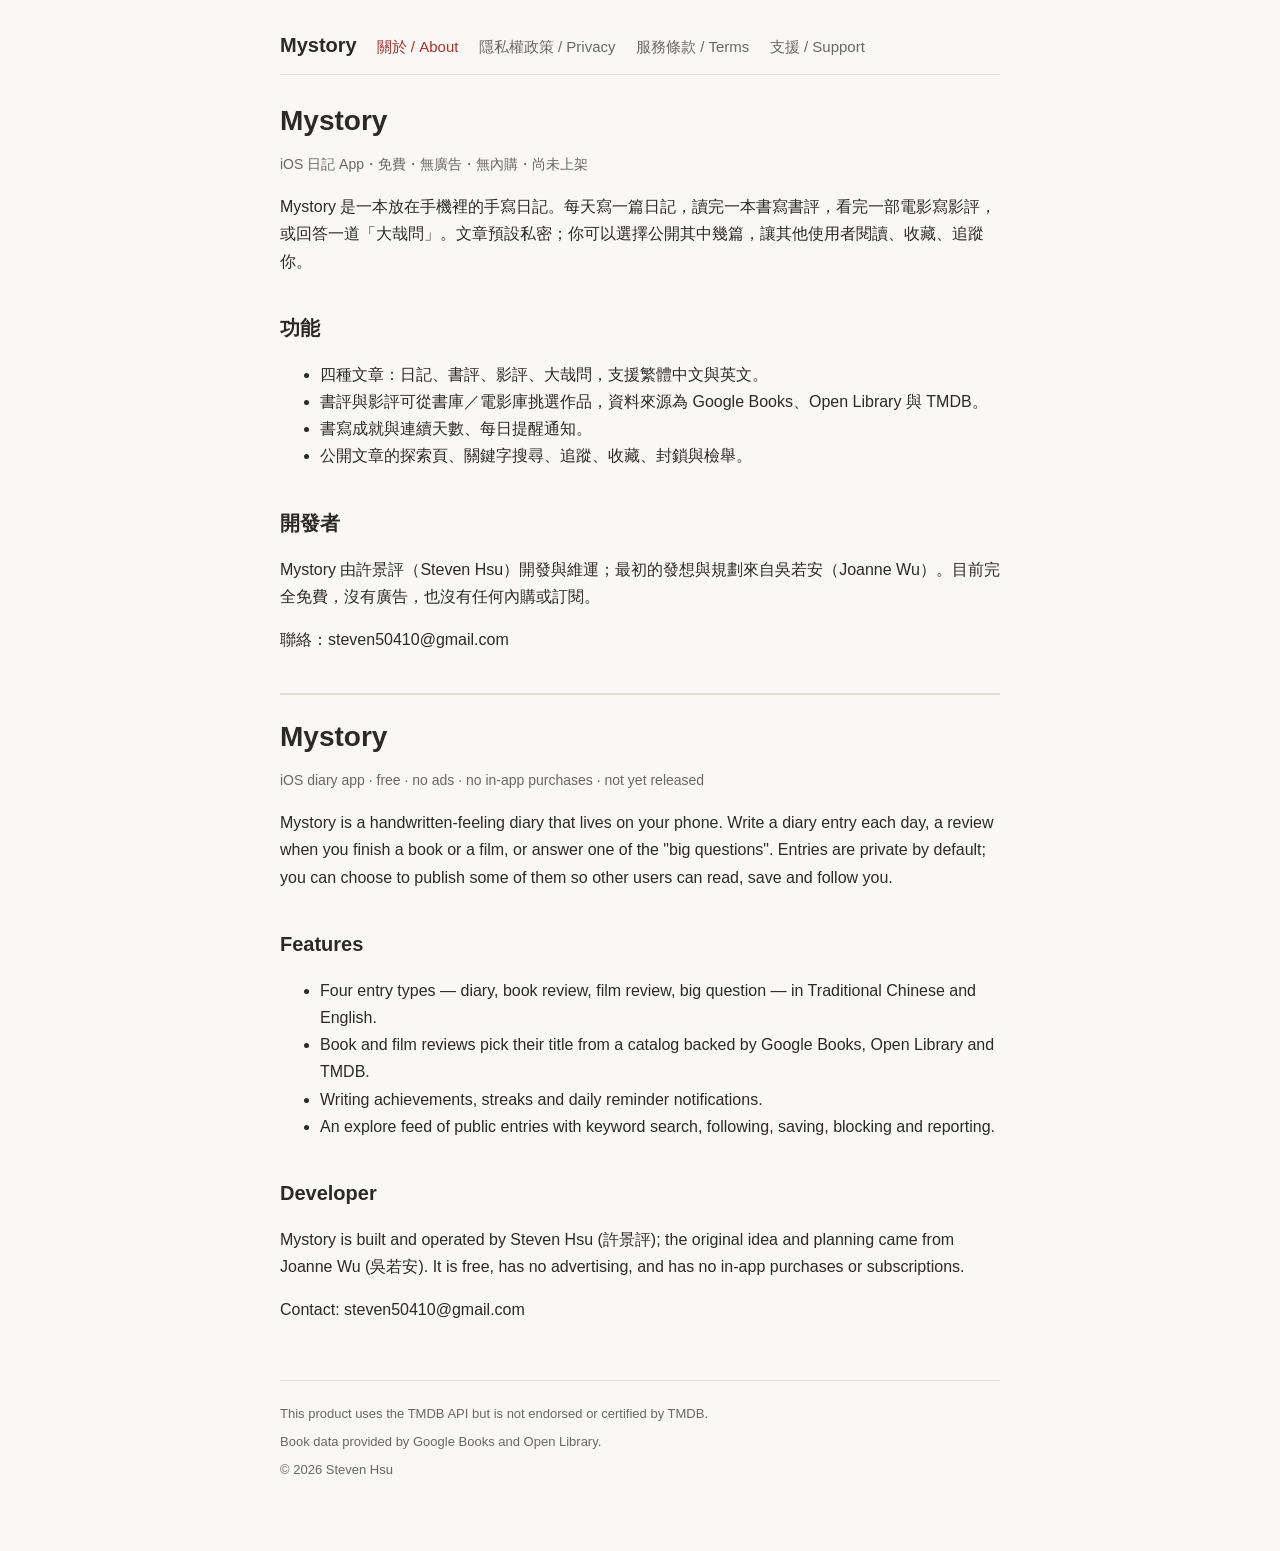
<file: index.html>
<!doctype html>
<html lang="zh-Hant">
<head>
<meta charset="utf-8">
<meta name="viewport" content="width=device-width, initial-scale=1">
<title>Mystory — 寫下你的每一天</title>
<meta name="description" content="Mystory 是一款 iOS 日記 App：日記、書評、影評與大哉問。免費、無廣告、無內購。Mystory is a free iOS diary app with no ads and no in-app purchases.">
<link rel="stylesheet" href="style.css">
</head>
<body>
<header>
  <a class="brand" href="index.html">Mystory</a>
  <nav>
    <a href="index.html" aria-current="page">關於 / About</a>
    <a href="privacy.html">隱私權政策 / Privacy</a>
    <a href="terms.html">服務條款 / Terms</a>
    <a href="support.html">支援 / Support</a>
  </nav>
</header>

<main>
  <section class="lang" lang="zh-Hant">
    <h1>Mystory</h1>
    <p class="muted">iOS 日記 App・免費・無廣告・無內購・尚未上架</p>
    <p>Mystory 是一本放在手機裡的手寫日記。每天寫一篇日記，讀完一本書寫書評，看完一部電影寫影評，或回答一道「大哉問」。文章預設私密；你可以選擇公開其中幾篇，讓其他使用者閱讀、收藏、追蹤你。</p>
    <h2>功能</h2>
    <ul>
      <li>四種文章：日記、書評、影評、大哉問，支援繁體中文與英文。</li>
      <li>書評與影評可從書庫／電影庫挑選作品，資料來源為 Google Books、Open Library 與 TMDB。</li>
      <li>書寫成就與連續天數、每日提醒通知。</li>
      <li>公開文章的探索頁、關鍵字搜尋、追蹤、收藏、封鎖與檢舉。</li>
    </ul>
    <h2>開發者</h2>
    <p>Mystory 由許景評（Steven Hsu）開發與維運；最初的發想與規劃來自吳若安（Joanne Wu）。目前完全免費，沒有廣告，也沒有任何內購或訂閱。</p>
    <p>聯絡：steven50410@gmail.com</p>
  </section>

  <section class="lang" lang="en">
    <h1>Mystory</h1>
    <p class="muted">iOS diary app · free · no ads · no in-app purchases · not yet released</p>
    <p>Mystory is a handwritten-feeling diary that lives on your phone. Write a diary entry each day, a review when you finish a book or a film, or answer one of the "big questions". Entries are private by default; you can choose to publish some of them so other users can read, save and follow you.</p>
    <h2>Features</h2>
    <ul>
      <li>Four entry types — diary, book review, film review, big question — in Traditional Chinese and English.</li>
      <li>Book and film reviews pick their title from a catalog backed by Google Books, Open Library and TMDB.</li>
      <li>Writing achievements, streaks and daily reminder notifications.</li>
      <li>An explore feed of public entries with keyword search, following, saving, blocking and reporting.</li>
    </ul>
    <h2>Developer</h2>
    <p>Mystory is built and operated by Steven Hsu (許景評); the original idea and planning came from Joanne Wu (吳若安). It is free, has no advertising, and has no in-app purchases or subscriptions.</p>
    <p>Contact: steven50410@gmail.com</p>
  </section>
</main>

<footer>
  <p>This product uses the TMDB API but is not endorsed or certified by TMDB.</p>
  <p>Book data provided by Google Books and Open Library.</p>
  <p>© 2026 Steven Hsu</p>
</footer>
</body>
</html>
</file>
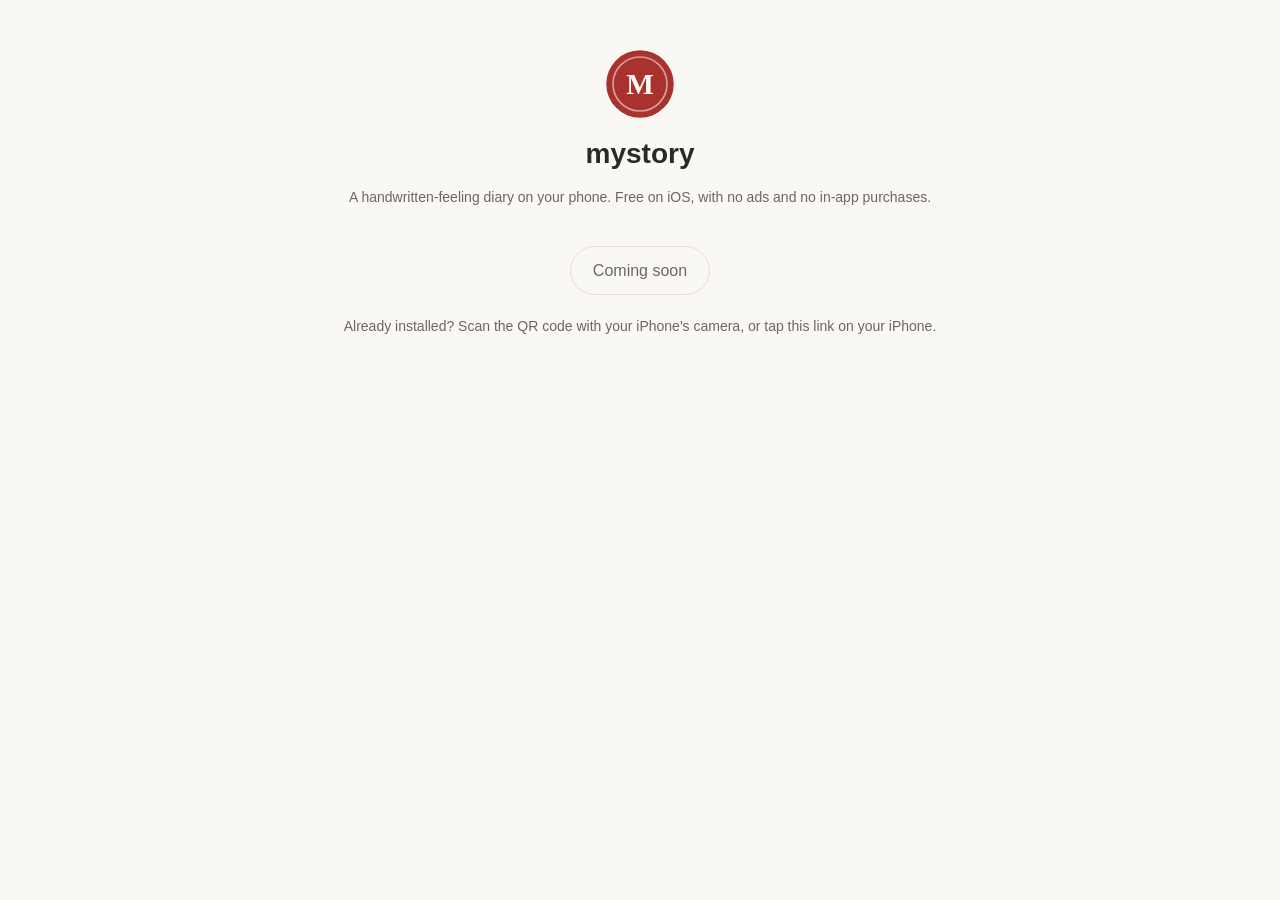
<file: u/index.html>
<!doctype html>
<html lang="zh-Hant">
<head>
<meta charset="utf-8">
<meta name="viewport" content="width=device-width, initial-scale=1">
<meta name="robots" content="noindex">
<title>Mystory</title>
<link rel="stylesheet" href="/style.css">
</head>
<body>
<!--
  WI-17 §1.2: the page someone without the app sees for https://themystory.app/u/<handle>.
  Cloudflare rewrites every /u/* to this one file (status 200, address bar unchanged), so the handle is read from
  the address. It sends no request of its own and shows no personal data: the handle is decoded, then only
  A–Z a–z 0–9 _ are kept, at most 20 characters; fewer than 3 left (or no handle) shows the general introduction.
  Text is set with textContent only, never as HTML.
  When the app is on the App Store, set APP_STORE_URL below (one constant) and the button becomes that link.
-->
<main class="share-page">
  <svg class="share-seal" viewBox="0 0 64 64" width="72" height="72" role="img" aria-label="Mystory">
    <circle cx="32" cy="32" r="30" fill="#a8322e"/>
    <circle cx="32" cy="32" r="24" fill="none" stroke="#faf8f4" stroke-opacity=".55" stroke-width="1.5"/>
    <text x="32" y="41" text-anchor="middle" font-size="26" font-weight="700" fill="#faf8f4"
          font-family="Georgia, 'Times New Roman', serif">M</text>
  </svg>
  <h1 id="title">Mystory</h1>
  <p id="intro" class="muted">iOS 日記 App・免費・無廣告・無內購 / A free iOS diary app</p>
  <p><a id="download" class="share-download" aria-disabled="true">即將上架 / Coming soon</a></p>
  <p id="hint" class="muted"></p>
</main>

<script>
(function () {
  "use strict";
  // Set to the App Store address once the app is released; null keeps the button "Coming soon" and not clickable.
  var APP_STORE_URL = null;

  var TEXT = {
    zh: {
      lang: "zh-Hant",
      viewOn: function (h) { return "在 mystory 上看 @" + h; },
      general: "mystory",
      intro: "一本放在手機裡的手寫日記。iOS App，免費、無廣告、無內購。",
      soon: "即將上架",
      download: "在 App Store 下載",
      hint: "已經安裝了？請用 iPhone 的相機掃 QR code，或在 iPhone 上點這個連結。"
    },
    en: {
      lang: "en",
      viewOn: function (h) { return "See @" + h + " on mystory"; },
      general: "mystory",
      intro: "A handwritten-feeling diary on your phone. Free on iOS, with no ads and no in-app purchases.",
      soon: "Coming soon",
      download: "Download on the App Store",
      hint: "Already installed? Scan the QR code with your iPhone's camera, or tap this link on your iPhone."
    }
  };

  /** The handle in /u/<handle>[/…]: decoded, only A–Z a–z 0–9 _ kept, at most 20; "" when fewer than 3 remain. */
  function handleFrom(path) {
    var m = /^\/u\/([^\/]*)/.exec(path || "");
    if (!m || m[1] === "index.html") { return ""; }
    var raw = m[1];
    try { raw = decodeURIComponent(raw); } catch (e) { /* keep it undecoded; the filter below still applies */ }
    var kept = raw.replace(/[^A-Za-z0-9_]/g, "").slice(0, 20);
    return kept.length >= 3 ? kept : "";
  }

  var langs = (navigator.languages && navigator.languages.length) ? navigator.languages : [navigator.language || "en"];
  var t = /^zh/i.test(langs[0] || "") ? TEXT.zh : TEXT.en;
  var handle = handleFrom(location.pathname);

  document.documentElement.lang = t.lang;
  var title = handle ? t.viewOn(handle) : t.general;
  document.title = handle ? title : "mystory";
  document.getElementById("title").textContent = title;
  // With a handle the page is only the seal, the line, the button and the hint (spec §1.2); the introduction is
  // the no-handle case's.
  var intro = document.getElementById("intro");
  if (handle) { intro.parentNode.removeChild(intro); } else { intro.textContent = t.intro; }
  document.getElementById("hint").textContent = t.hint;

  var button = document.getElementById("download");
  if (APP_STORE_URL) {
    button.textContent = t.download;
    button.setAttribute("href", APP_STORE_URL);
    button.removeAttribute("aria-disabled");
  } else {
    button.textContent = t.soon;
  }
})();
</script>
</body>
</html>
</file>
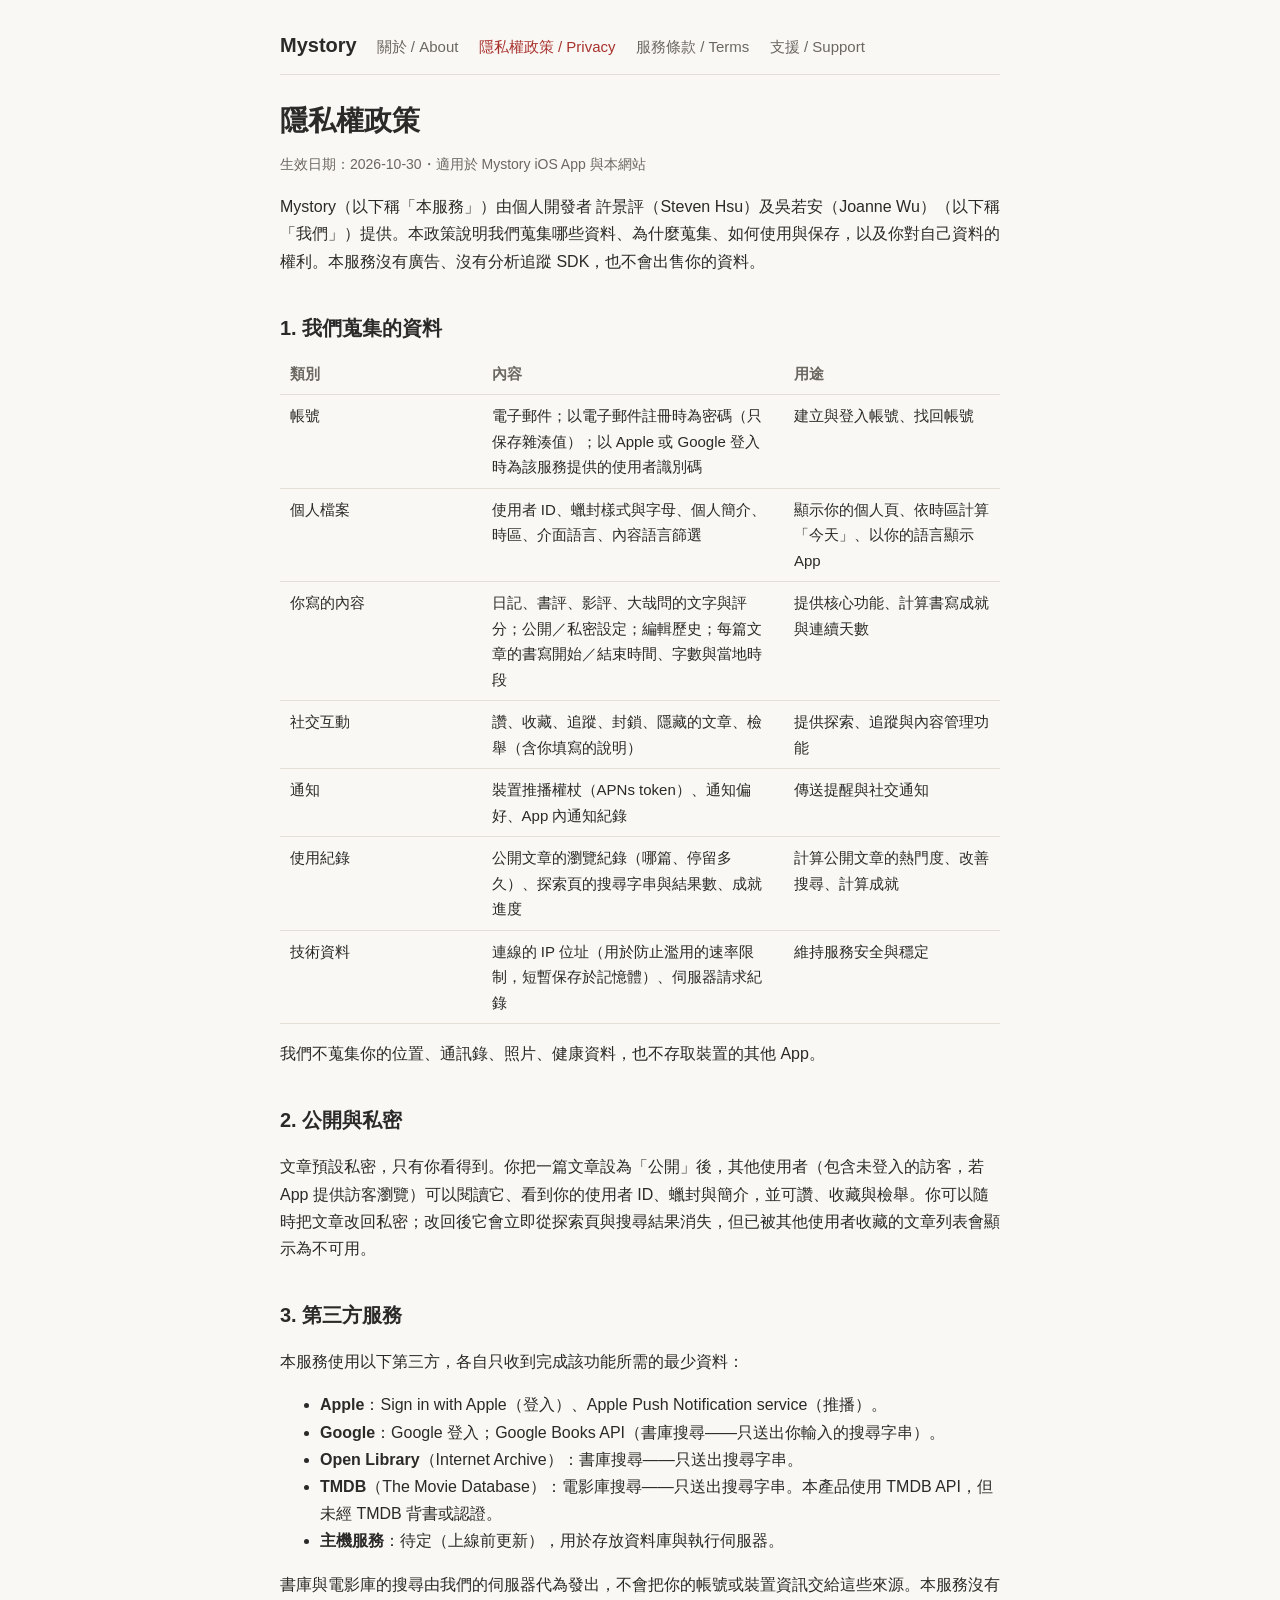
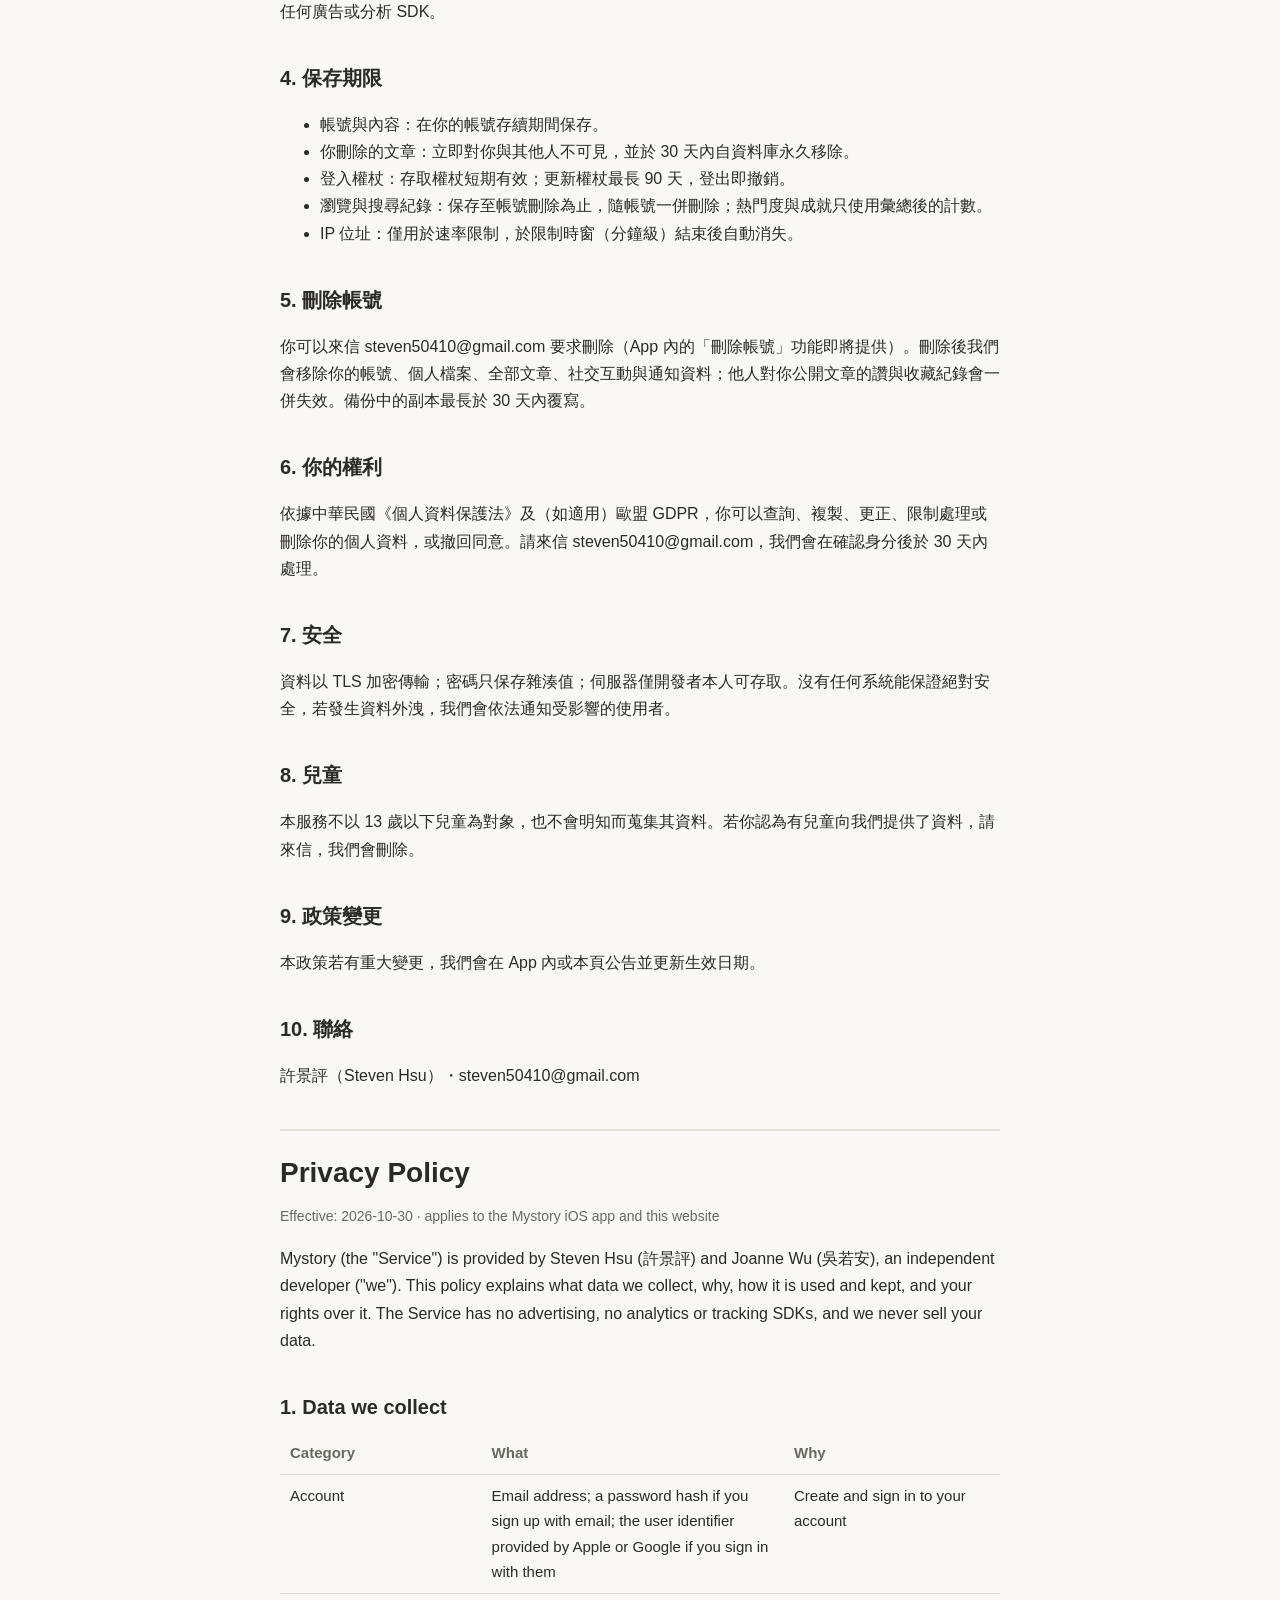
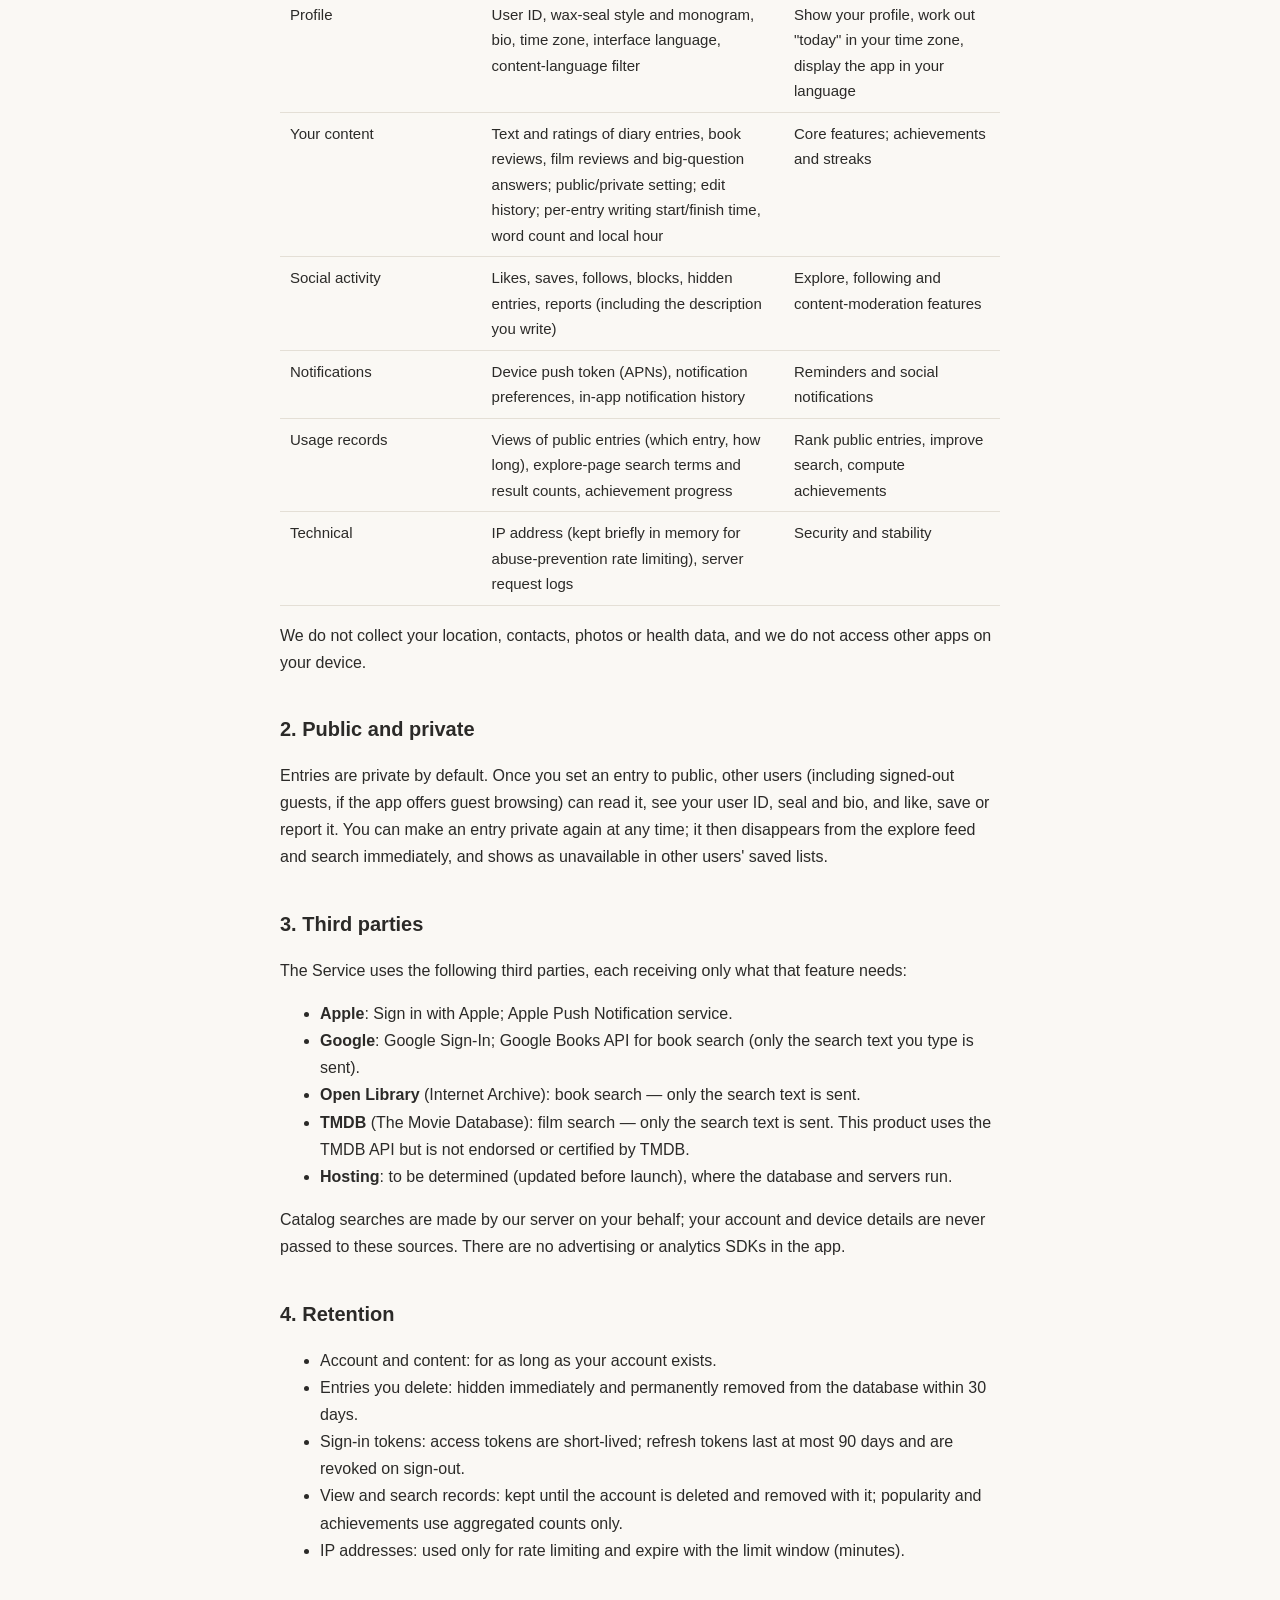
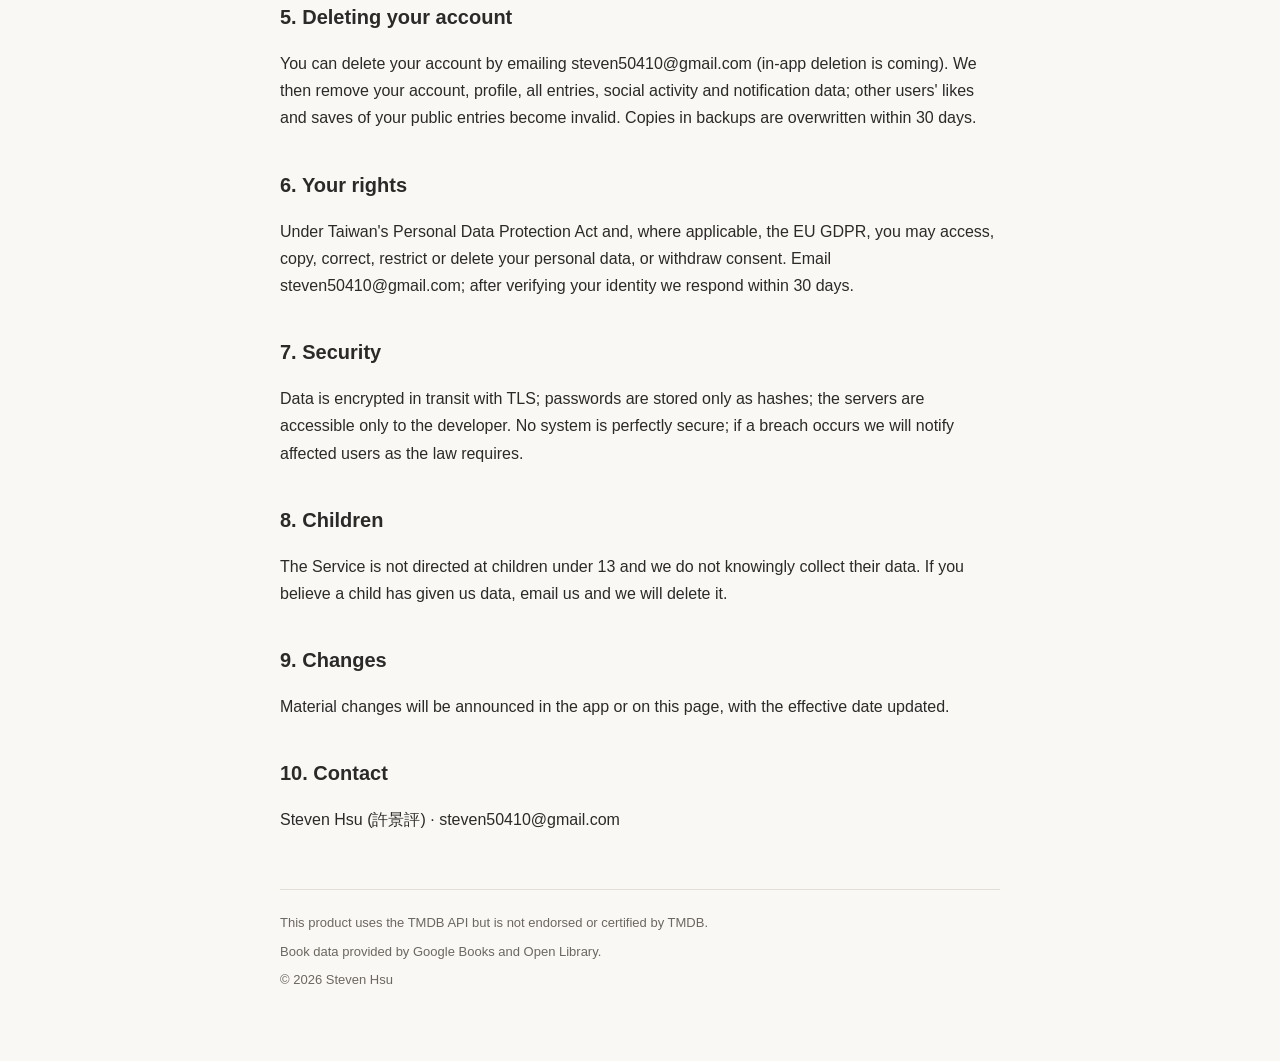
<file: privacy.html>
<!doctype html>
<html lang="zh-Hant">
<head>
<meta charset="utf-8">
<meta name="viewport" content="width=device-width, initial-scale=1">
<title>Mystory — 隱私權政策 / Privacy Policy</title>
<link rel="stylesheet" href="style.css">
</head>
<body>
<header>
  <a class="brand" href="index.html">Mystory</a>
  <nav>
    <a href="index.html">關於 / About</a>
    <a href="privacy.html" aria-current="page">隱私權政策 / Privacy</a>
    <a href="terms.html">服務條款 / Terms</a>
    <a href="support.html">支援 / Support</a>
  </nav>
</header>

<main>
<!-- ======================= 繁體中文 ======================= -->
<section class="lang" lang="zh-Hant">
  <h1>隱私權政策</h1>
  <p class="muted">生效日期：2026-10-30・適用於 Mystory iOS App 與本網站</p>

  <p>Mystory（以下稱「本服務」）由個人開發者 許景評（Steven Hsu）及吳若安（Joanne Wu）（以下稱「我們」）提供。本政策說明我們蒐集哪些資料、為什麼蒐集、如何使用與保存，以及你對自己資料的權利。本服務沒有廣告、沒有分析追蹤 SDK，也不會出售你的資料。</p>

  <h2>1. 我們蒐集的資料</h2>
  <table>
    <tr><th style="width:28%">類別</th><th>內容</th><th style="width:30%">用途</th></tr>
    <tr><td>帳號</td><td>電子郵件；以電子郵件註冊時為密碼（只保存雜湊值）；以 Apple 或 Google 登入時為該服務提供的使用者識別碼</td><td>建立與登入帳號、找回帳號</td></tr>
    <tr><td>個人檔案</td><td>使用者 ID、蠟封樣式與字母、個人簡介、時區、介面語言、內容語言篩選</td><td>顯示你的個人頁、依時區計算「今天」、以你的語言顯示 App</td></tr>
    <tr><td>你寫的內容</td><td>日記、書評、影評、大哉問的文字與評分；公開／私密設定；編輯歷史；每篇文章的書寫開始／結束時間、字數與當地時段</td><td>提供核心功能、計算書寫成就與連續天數</td></tr>
    <tr><td>社交互動</td><td>讚、收藏、追蹤、封鎖、隱藏的文章、檢舉（含你填寫的說明）</td><td>提供探索、追蹤與內容管理功能</td></tr>
    <tr><td>通知</td><td>裝置推播權杖（APNs token）、通知偏好、App 內通知紀錄</td><td>傳送提醒與社交通知</td></tr>
    <tr><td>使用紀錄</td><td>公開文章的瀏覽紀錄（哪篇、停留多久）、探索頁的搜尋字串與結果數、成就進度</td><td>計算公開文章的熱門度、改善搜尋、計算成就</td></tr>
    <tr><td>技術資料</td><td>連線的 IP 位址（用於防止濫用的速率限制，短暫保存於記憶體）、伺服器請求紀錄</td><td>維持服務安全與穩定</td></tr>
  </table>
  <p>我們不蒐集你的位置、通訊錄、照片、健康資料，也不存取裝置的其他 App。</p>

  <h2>2. 公開與私密</h2>
  <p>文章預設私密，只有你看得到。你把一篇文章設為「公開」後，其他使用者（包含未登入的訪客，若 App 提供訪客瀏覽）可以閱讀它、看到你的使用者 ID、蠟封與簡介，並可讚、收藏與檢舉。你可以隨時把文章改回私密；改回後它會立即從探索頁與搜尋結果消失，但已被其他使用者收藏的文章列表會顯示為不可用。</p>

  <h2>3. 第三方服務</h2>
  <p>本服務使用以下第三方，各自只收到完成該功能所需的最少資料：</p>
  <ul>
    <li><strong>Apple</strong>：Sign in with Apple（登入）、Apple Push Notification service（推播）。</li>
    <li><strong>Google</strong>：Google 登入；Google Books API（書庫搜尋——只送出你輸入的搜尋字串）。</li>
    <li><strong>Open Library</strong>（Internet Archive）：書庫搜尋——只送出搜尋字串。</li>
    <li><strong>TMDB</strong>（The Movie Database）：電影庫搜尋——只送出搜尋字串。本產品使用 TMDB API，但未經 TMDB 背書或認證。</li>
    <li><strong>主機服務</strong>：待定（上線前更新），用於存放資料庫與執行伺服器。</li>
  </ul>
  <p>書庫與電影庫的搜尋由我們的伺服器代為發出，不會把你的帳號或裝置資訊交給這些來源。本服務沒有任何廣告或分析 SDK。</p>

  <h2>4. 保存期限</h2>
  <ul>
    <li>帳號與內容：在你的帳號存續期間保存。</li>
    <li>你刪除的文章：立即對你與其他人不可見，並於 30 天內自資料庫永久移除。</li>
    <li>登入權杖：存取權杖短期有效；更新權杖最長 90 天，登出即撤銷。</li>
    <li>瀏覽與搜尋紀錄：保存至帳號刪除為止，隨帳號一併刪除；熱門度與成就只使用彙總後的計數。</li>
    <li>IP 位址：僅用於速率限制，於限制時窗（分鐘級）結束後自動消失。</li>
  </ul>

  <h2>5. 刪除帳號</h2>
  <p>你可以來信 steven50410@gmail.com 要求刪除（App 內的「刪除帳號」功能即將提供<!-- TODO WI-14 -->）。刪除後我們會移除你的帳號、個人檔案、全部文章、社交互動與通知資料；他人對你公開文章的讚與收藏紀錄會一併失效。備份中的副本最長於 30 天內覆寫。</p>

  <h2>6. 你的權利</h2>
  <p>依據中華民國《個人資料保護法》及（如適用）歐盟 GDPR，你可以查詢、複製、更正、限制處理或刪除你的個人資料，或撤回同意。請來信 steven50410@gmail.com，我們會在確認身分後於 30 天內處理。</p>

  <h2>7. 安全</h2>
  <p>資料以 TLS 加密傳輸；密碼只保存雜湊值；伺服器僅開發者本人可存取。沒有任何系統能保證絕對安全，若發生資料外洩，我們會依法通知受影響的使用者。</p>

  <h2>8. 兒童</h2>
  <p>本服務不以 13 歲以下兒童為對象，也不會明知而蒐集其資料。若你認為有兒童向我們提供了資料，請來信，我們會刪除。</p>

  <h2>9. 政策變更</h2>
  <p>本政策若有重大變更，我們會在 App 內或本頁公告並更新生效日期。</p>

  <h2>10. 聯絡</h2>
  <p>許景評（Steven Hsu）・steven50410@gmail.com</p>
</section>

<!-- ======================= English ======================= -->
<section class="lang" lang="en">
  <h1>Privacy Policy</h1>
  <p class="muted">Effective: 2026-10-30 · applies to the Mystory iOS app and this website</p>

  <p>Mystory (the "Service") is provided by Steven Hsu (許景評) and Joanne Wu (吳若安), an independent developer ("we"). This policy explains what data we collect, why, how it is used and kept, and your rights over it. The Service has no advertising, no analytics or tracking SDKs, and we never sell your data.</p>

  <h2>1. Data we collect</h2>
  <table>
    <tr><th style="width:28%">Category</th><th>What</th><th style="width:30%">Why</th></tr>
    <tr><td>Account</td><td>Email address; a password hash if you sign up with email; the user identifier provided by Apple or Google if you sign in with them</td><td>Create and sign in to your account</td></tr>
    <tr><td>Profile</td><td>User ID, wax-seal style and monogram, bio, time zone, interface language, content-language filter</td><td>Show your profile, work out "today" in your time zone, display the app in your language</td></tr>
    <tr><td>Your content</td><td>Text and ratings of diary entries, book reviews, film reviews and big-question answers; public/private setting; edit history; per-entry writing start/finish time, word count and local hour</td><td>Core features; achievements and streaks</td></tr>
    <tr><td>Social activity</td><td>Likes, saves, follows, blocks, hidden entries, reports (including the description you write)</td><td>Explore, following and content-moderation features</td></tr>
    <tr><td>Notifications</td><td>Device push token (APNs), notification preferences, in-app notification history</td><td>Reminders and social notifications</td></tr>
    <tr><td>Usage records</td><td>Views of public entries (which entry, how long), explore-page search terms and result counts, achievement progress</td><td>Rank public entries, improve search, compute achievements</td></tr>
    <tr><td>Technical</td><td>IP address (kept briefly in memory for abuse-prevention rate limiting), server request logs</td><td>Security and stability</td></tr>
  </table>
  <p>We do not collect your location, contacts, photos or health data, and we do not access other apps on your device.</p>

  <h2>2. Public and private</h2>
  <p>Entries are private by default. Once you set an entry to public, other users (including signed-out guests, if the app offers guest browsing) can read it, see your user ID, seal and bio, and like, save or report it. You can make an entry private again at any time; it then disappears from the explore feed and search immediately, and shows as unavailable in other users' saved lists.</p>

  <h2>3. Third parties</h2>
  <p>The Service uses the following third parties, each receiving only what that feature needs:</p>
  <ul>
    <li><strong>Apple</strong>: Sign in with Apple; Apple Push Notification service.</li>
    <li><strong>Google</strong>: Google Sign-In; Google Books API for book search (only the search text you type is sent).</li>
    <li><strong>Open Library</strong> (Internet Archive): book search — only the search text is sent.</li>
    <li><strong>TMDB</strong> (The Movie Database): film search — only the search text is sent. This product uses the TMDB API but is not endorsed or certified by TMDB.</li>
    <li><strong>Hosting</strong>: to be determined (updated before launch), where the database and servers run.</li>
  </ul>
  <p>Catalog searches are made by our server on your behalf; your account and device details are never passed to these sources. There are no advertising or analytics SDKs in the app.</p>

  <h2>4. Retention</h2>
  <ul>
    <li>Account and content: for as long as your account exists.</li>
    <li>Entries you delete: hidden immediately and permanently removed from the database within 30 days.</li>
    <li>Sign-in tokens: access tokens are short-lived; refresh tokens last at most 90 days and are revoked on sign-out.</li>
    <li>View and search records: kept until the account is deleted and removed with it; popularity and achievements use aggregated counts only.</li>
    <li>IP addresses: used only for rate limiting and expire with the limit window (minutes).</li>
  </ul>

  <h2>5. Deleting your account</h2>
  <p>You can delete your account by emailing steven50410@gmail.com (in-app deletion is coming<!-- TODO WI-14 -->). We then remove your account, profile, all entries, social activity and notification data; other users' likes and saves of your public entries become invalid. Copies in backups are overwritten within 30 days.</p>

  <h2>6. Your rights</h2>
  <p>Under Taiwan's Personal Data Protection Act and, where applicable, the EU GDPR, you may access, copy, correct, restrict or delete your personal data, or withdraw consent. Email steven50410@gmail.com; after verifying your identity we respond within 30 days.</p>

  <h2>7. Security</h2>
  <p>Data is encrypted in transit with TLS; passwords are stored only as hashes; the servers are accessible only to the developer. No system is perfectly secure; if a breach occurs we will notify affected users as the law requires.</p>

  <h2>8. Children</h2>
  <p>The Service is not directed at children under 13 and we do not knowingly collect their data. If you believe a child has given us data, email us and we will delete it.</p>

  <h2>9. Changes</h2>
  <p>Material changes will be announced in the app or on this page, with the effective date updated.</p>

  <h2>10. Contact</h2>
  <p>Steven Hsu (許景評) · steven50410@gmail.com</p>
</section>
</main>

<footer>
  <p>This product uses the TMDB API but is not endorsed or certified by TMDB.</p>
  <p>Book data provided by Google Books and Open Library.</p>
  <p>© 2026 Steven Hsu</p>
</footer>
</body>
</html>
</file>
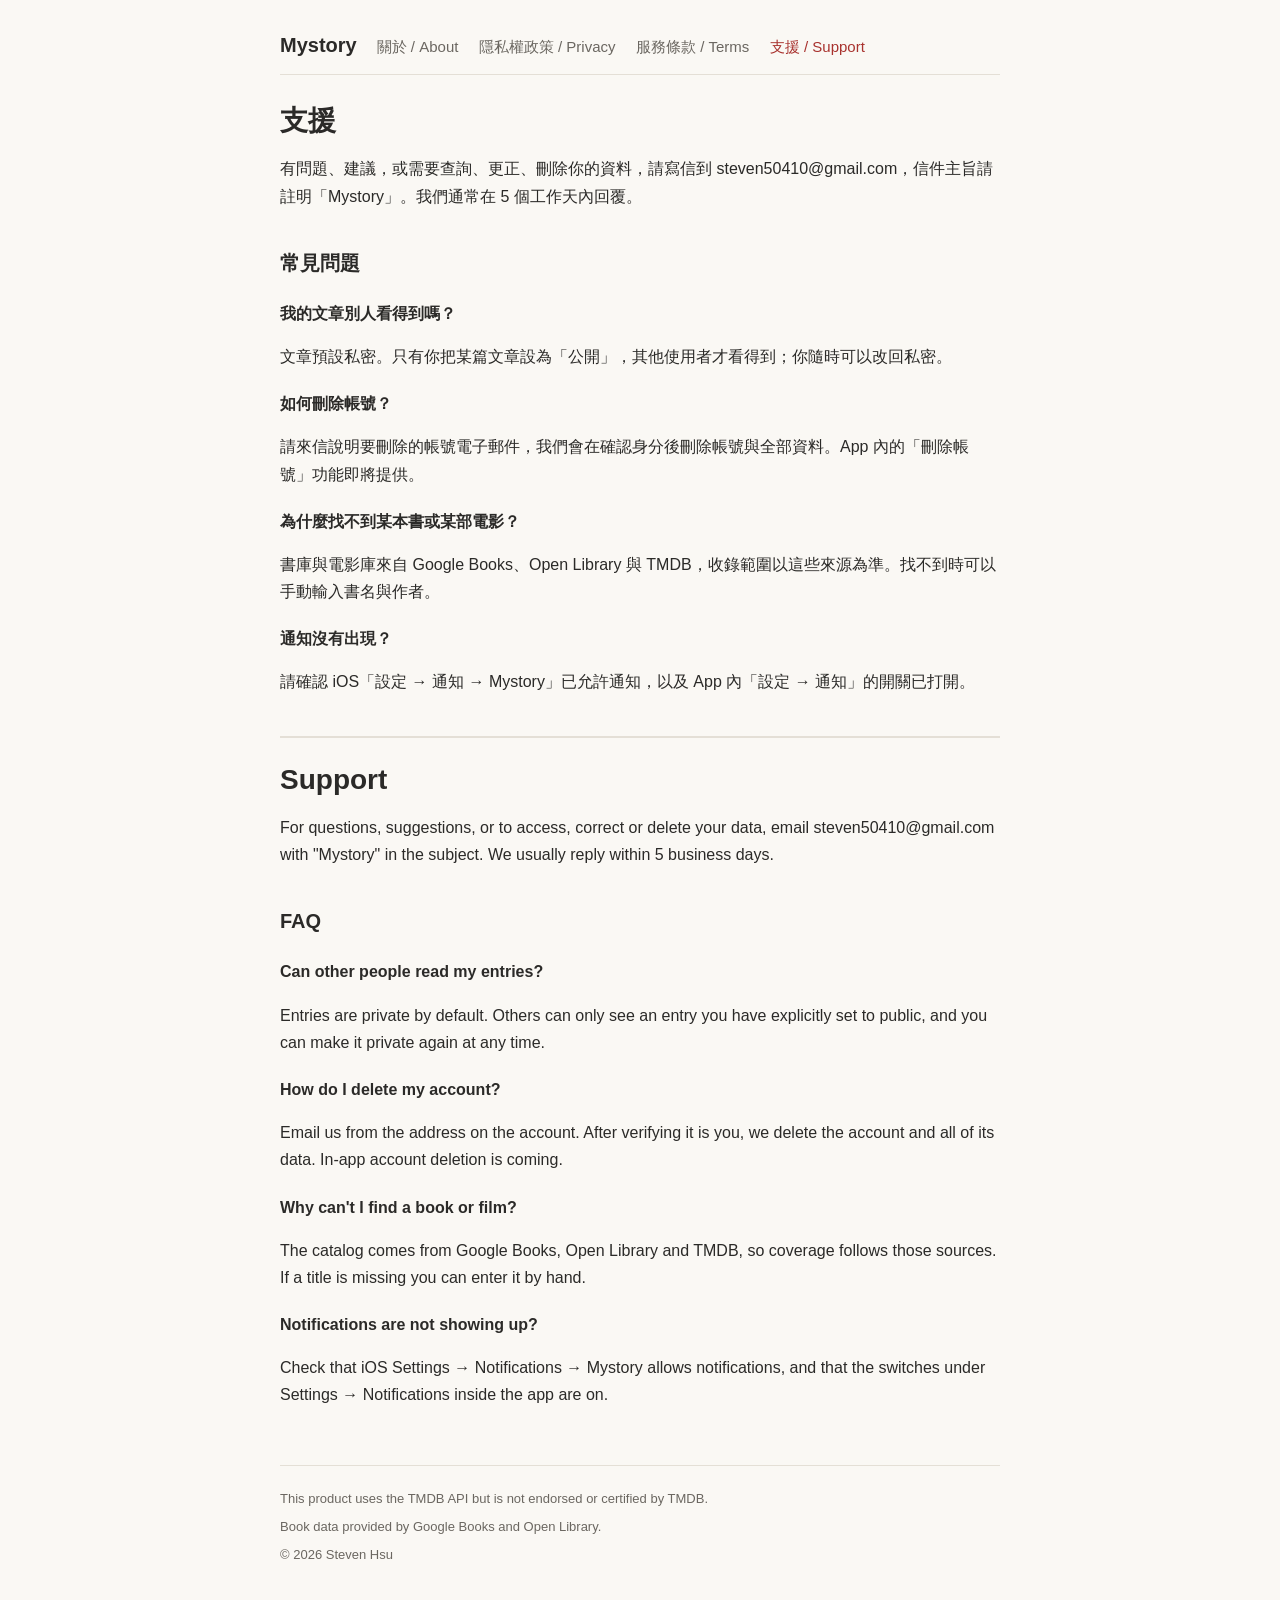
<file: support.html>
<!doctype html>
<html lang="zh-Hant">
<head>
<meta charset="utf-8">
<meta name="viewport" content="width=device-width, initial-scale=1">
<title>Mystory — 支援 / Support</title>
<link rel="stylesheet" href="style.css">
</head>
<body>
<header>
  <a class="brand" href="index.html">Mystory</a>
  <nav>
    <a href="index.html">關於 / About</a>
    <a href="privacy.html">隱私權政策 / Privacy</a>
    <a href="terms.html">服務條款 / Terms</a>
    <a href="support.html" aria-current="page">支援 / Support</a>
  </nav>
</header>

<main>
  <section class="lang" lang="zh-Hant">
    <h1>支援</h1>
    <p>有問題、建議，或需要查詢、更正、刪除你的資料，請寫信到 steven50410@gmail.com，信件主旨請註明「Mystory」。我們通常在 5 個工作天內回覆。</p>
    <h2>常見問題</h2>
    <h3>我的文章別人看得到嗎？</h3>
    <p>文章預設私密。只有你把某篇文章設為「公開」，其他使用者才看得到；你隨時可以改回私密。</p>
    <h3>如何刪除帳號？</h3>
    <p>請來信說明要刪除的帳號電子郵件，我們會在確認身分後刪除帳號與全部資料。App 內的「刪除帳號」功能即將提供。<!-- TODO WI-14：改為「設定 → 帳號 → 刪除帳號」 --></p>
    <h3>為什麼找不到某本書或某部電影？</h3>
    <p>書庫與電影庫來自 Google Books、Open Library 與 TMDB，收錄範圍以這些來源為準。找不到時可以手動輸入書名與作者。</p>
    <h3>通知沒有出現？</h3>
    <p>請確認 iOS「設定 → 通知 → Mystory」已允許通知，以及 App 內「設定 → 通知」的開關已打開。</p>
  </section>

  <section class="lang" lang="en">
    <h1>Support</h1>
    <p>For questions, suggestions, or to access, correct or delete your data, email steven50410@gmail.com with "Mystory" in the subject. We usually reply within 5 business days.</p>
    <h2>FAQ</h2>
    <h3>Can other people read my entries?</h3>
    <p>Entries are private by default. Others can only see an entry you have explicitly set to public, and you can make it private again at any time.</p>
    <h3>How do I delete my account?</h3>
    <p>Email us from the address on the account. After verifying it is you, we delete the account and all of its data. In-app account deletion is coming.<!-- TODO WI-14: Settings → Account → Delete account --></p>
    <h3>Why can't I find a book or film?</h3>
    <p>The catalog comes from Google Books, Open Library and TMDB, so coverage follows those sources. If a title is missing you can enter it by hand.</p>
    <h3>Notifications are not showing up?</h3>
    <p>Check that iOS Settings → Notifications → Mystory allows notifications, and that the switches under Settings → Notifications inside the app are on.</p>
  </section>
</main>

<footer>
  <p>This product uses the TMDB API but is not endorsed or certified by TMDB.</p>
  <p>Book data provided by Google Books and Open Library.</p>
  <p>© 2026 Steven Hsu</p>
</footer>
</body>
</html>
</file>
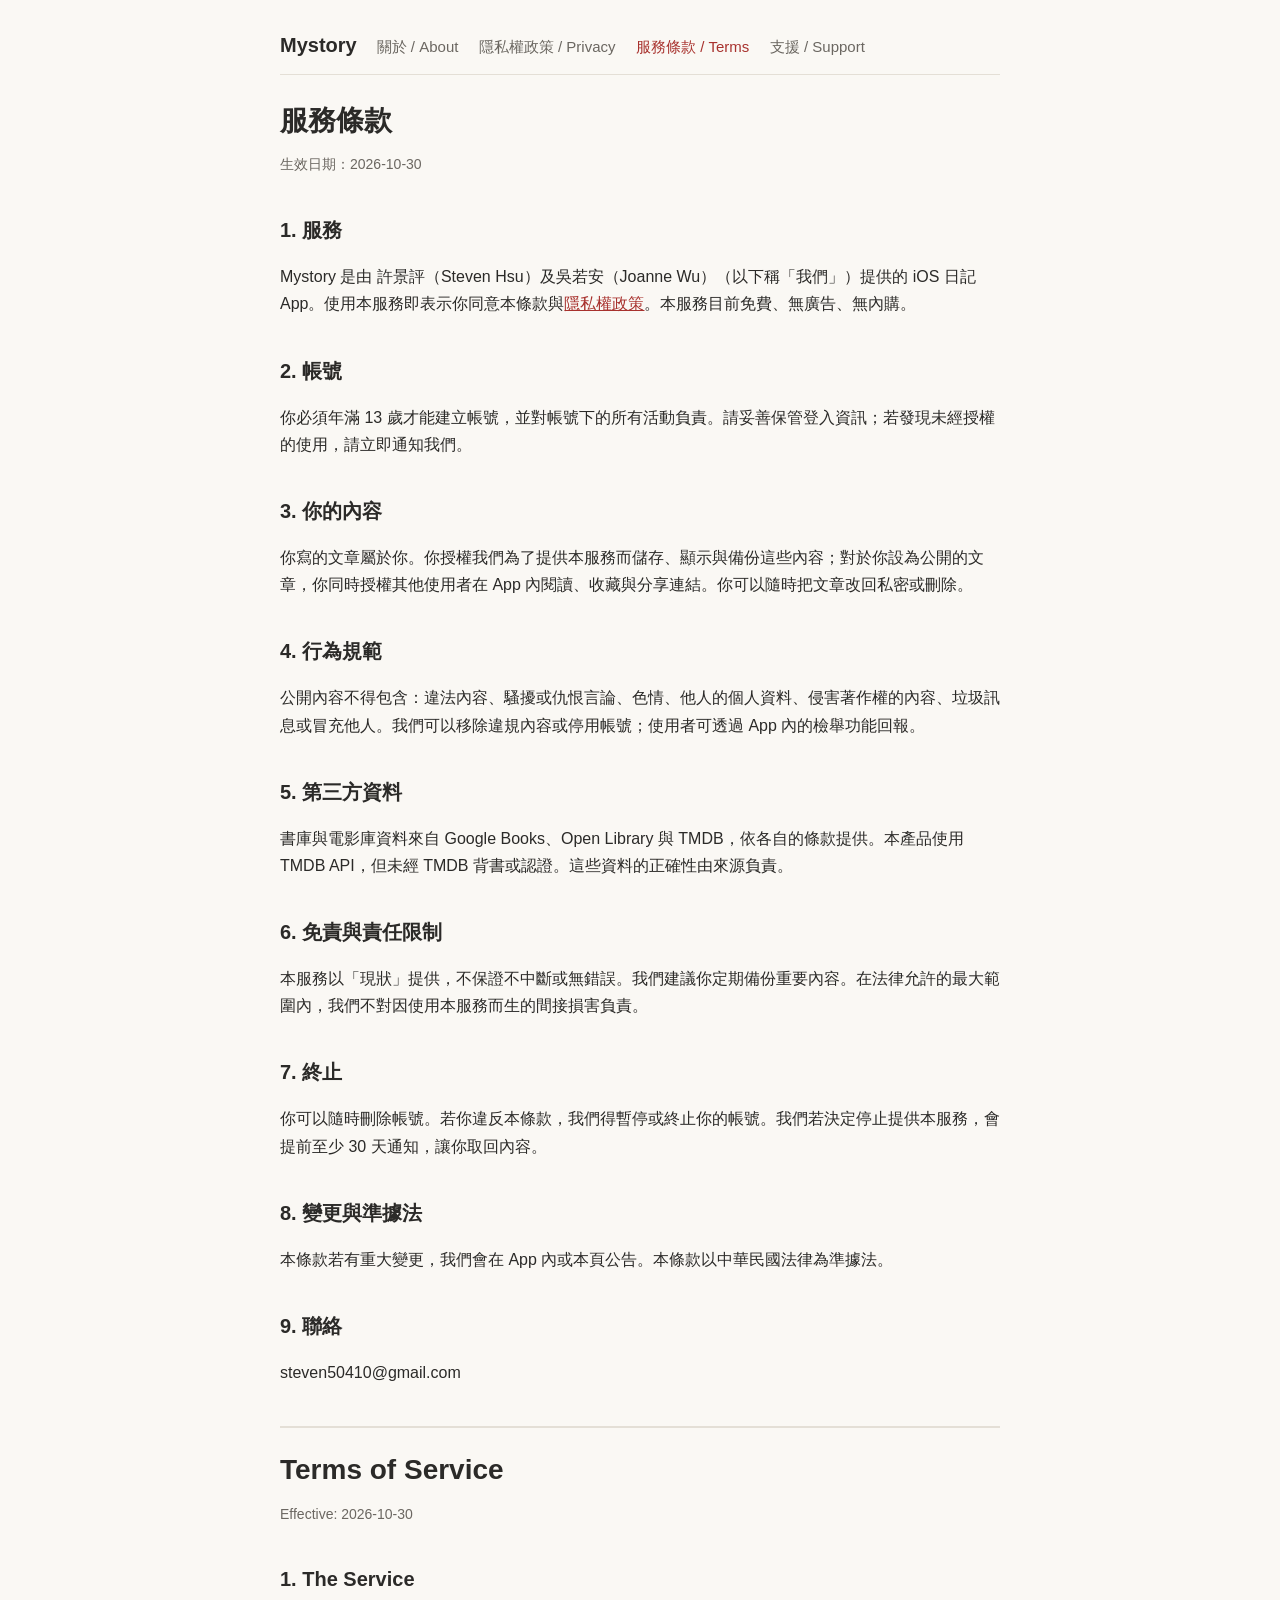
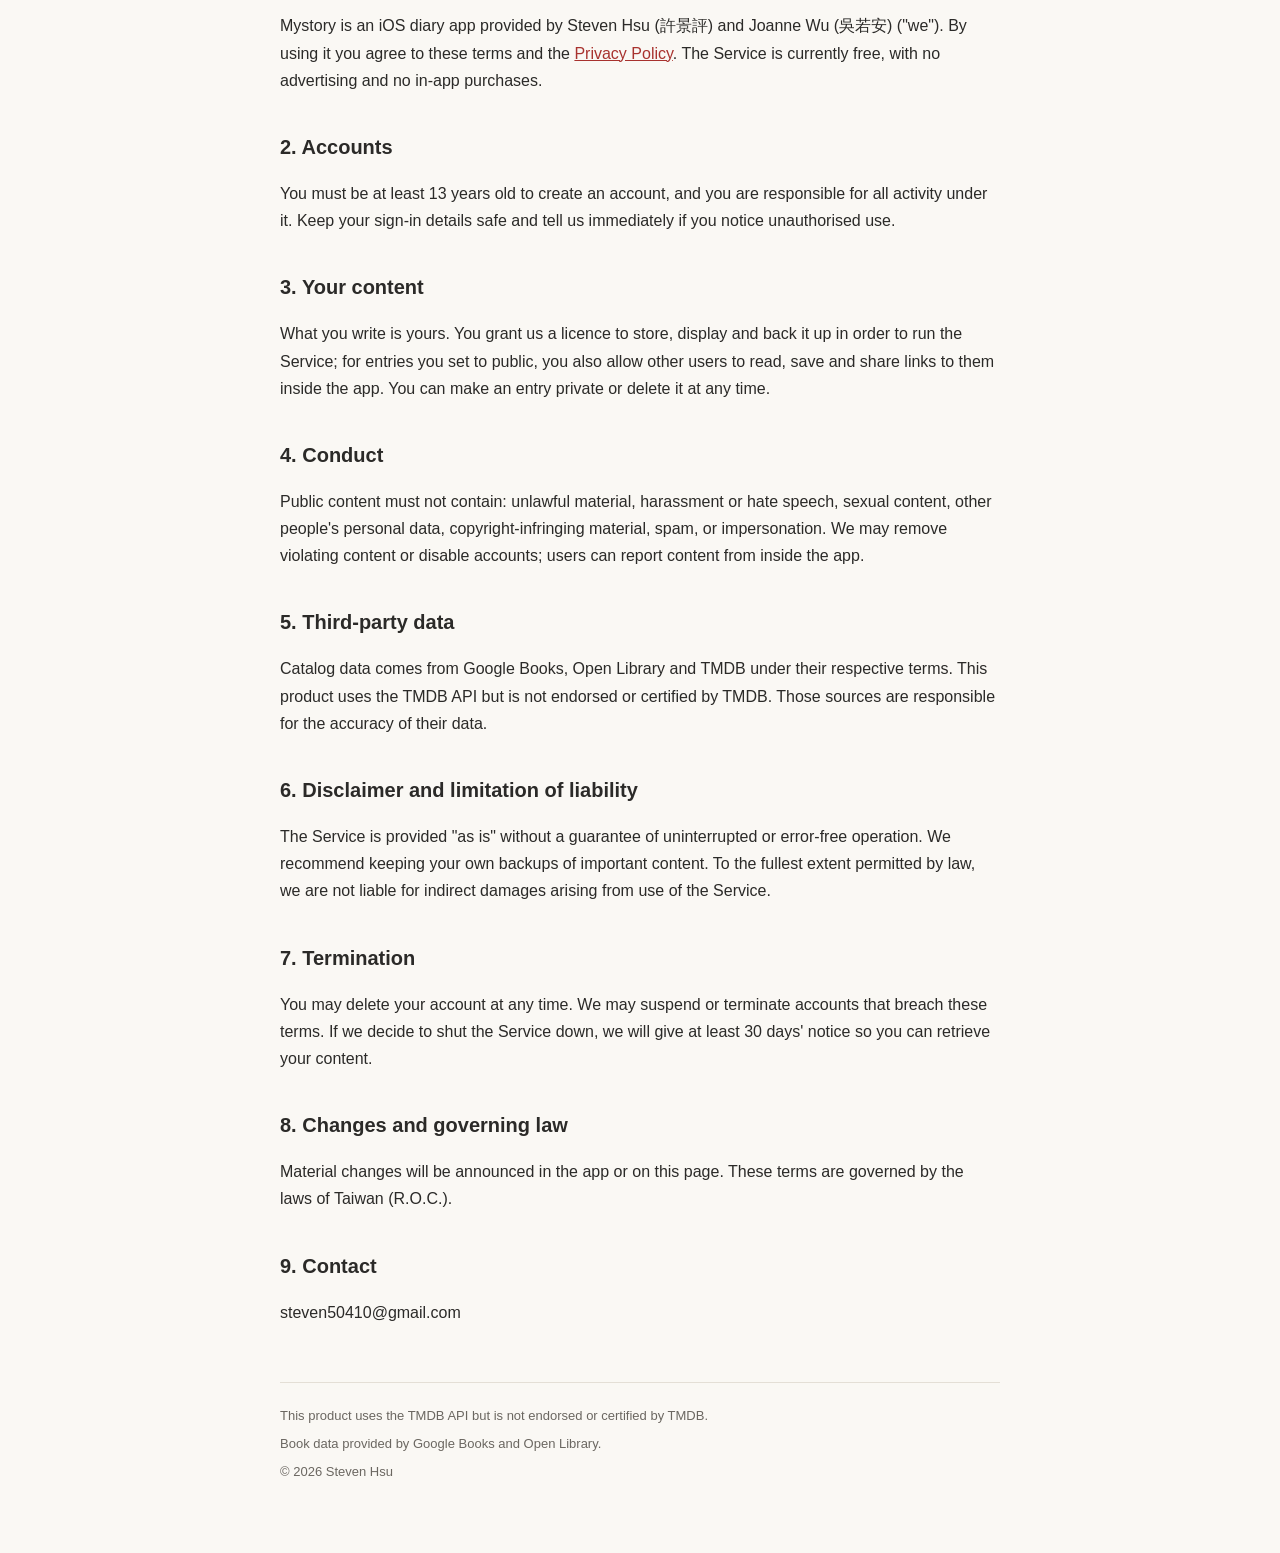
<file: terms.html>
<!doctype html>
<html lang="zh-Hant">
<head>
<meta charset="utf-8">
<meta name="viewport" content="width=device-width, initial-scale=1">
<title>Mystory — 服務條款 / Terms of Service</title>
<link rel="stylesheet" href="style.css">
</head>
<body>
<header>
  <a class="brand" href="index.html">Mystory</a>
  <nav>
    <a href="index.html">關於 / About</a>
    <a href="privacy.html">隱私權政策 / Privacy</a>
    <a href="terms.html" aria-current="page">服務條款 / Terms</a>
    <a href="support.html">支援 / Support</a>
  </nav>
</header>

<main>
<section class="lang" lang="zh-Hant">
  <h1>服務條款</h1>
  <p class="muted">生效日期：2026-10-30</p>

  <h2>1. 服務</h2>
  <p>Mystory 是由 許景評（Steven Hsu）及吳若安（Joanne Wu）（以下稱「我們」）提供的 iOS 日記 App。使用本服務即表示你同意本條款與<a href="privacy.html">隱私權政策</a>。本服務目前免費、無廣告、無內購。</p>

  <h2>2. 帳號</h2>
  <p>你必須年滿 13 歲才能建立帳號，並對帳號下的所有活動負責。請妥善保管登入資訊；若發現未經授權的使用，請立即通知我們。</p>

  <h2>3. 你的內容</h2>
  <p>你寫的文章屬於你。你授權我們為了提供本服務而儲存、顯示與備份這些內容；對於你設為公開的文章，你同時授權其他使用者在 App 內閱讀、收藏與分享連結。你可以隨時把文章改回私密或刪除。</p>

  <h2>4. 行為規範</h2>
  <p>公開內容不得包含：違法內容、騷擾或仇恨言論、色情、他人的個人資料、侵害著作權的內容、垃圾訊息或冒充他人。我們可以移除違規內容或停用帳號；使用者可透過 App 內的檢舉功能回報。</p>

  <h2>5. 第三方資料</h2>
  <p>書庫與電影庫資料來自 Google Books、Open Library 與 TMDB，依各自的條款提供。本產品使用 TMDB API，但未經 TMDB 背書或認證。這些資料的正確性由來源負責。</p>

  <h2>6. 免責與責任限制</h2>
  <p>本服務以「現狀」提供，不保證不中斷或無錯誤。我們建議你定期備份重要內容。在法律允許的最大範圍內，我們不對因使用本服務而生的間接損害負責。</p>

  <h2>7. 終止</h2>
  <p>你可以隨時刪除帳號。若你違反本條款，我們得暫停或終止你的帳號。我們若決定停止提供本服務，會提前至少 30 天通知，讓你取回內容。</p>

  <h2>8. 變更與準據法</h2>
  <p>本條款若有重大變更，我們會在 App 內或本頁公告。本條款以中華民國法律為準據法。</p>

  <h2>9. 聯絡</h2>
  <p>steven50410@gmail.com</p>
</section>

<section class="lang" lang="en">
  <h1>Terms of Service</h1>
  <p class="muted">Effective: 2026-10-30</p>

  <h2>1. The Service</h2>
  <p>Mystory is an iOS diary app provided by Steven Hsu (許景評) and Joanne Wu (吳若安) ("we"). By using it you agree to these terms and the <a href="privacy.html">Privacy Policy</a>. The Service is currently free, with no advertising and no in-app purchases.</p>

  <h2>2. Accounts</h2>
  <p>You must be at least 13 years old to create an account, and you are responsible for all activity under it. Keep your sign-in details safe and tell us immediately if you notice unauthorised use.</p>

  <h2>3. Your content</h2>
  <p>What you write is yours. You grant us a licence to store, display and back it up in order to run the Service; for entries you set to public, you also allow other users to read, save and share links to them inside the app. You can make an entry private or delete it at any time.</p>

  <h2>4. Conduct</h2>
  <p>Public content must not contain: unlawful material, harassment or hate speech, sexual content, other people's personal data, copyright-infringing material, spam, or impersonation. We may remove violating content or disable accounts; users can report content from inside the app.</p>

  <h2>5. Third-party data</h2>
  <p>Catalog data comes from Google Books, Open Library and TMDB under their respective terms. This product uses the TMDB API but is not endorsed or certified by TMDB. Those sources are responsible for the accuracy of their data.</p>

  <h2>6. Disclaimer and limitation of liability</h2>
  <p>The Service is provided "as is" without a guarantee of uninterrupted or error-free operation. We recommend keeping your own backups of important content. To the fullest extent permitted by law, we are not liable for indirect damages arising from use of the Service.</p>

  <h2>7. Termination</h2>
  <p>You may delete your account at any time. We may suspend or terminate accounts that breach these terms. If we decide to shut the Service down, we will give at least 30 days' notice so you can retrieve your content.</p>

  <h2>8. Changes and governing law</h2>
  <p>Material changes will be announced in the app or on this page. These terms are governed by the laws of Taiwan (R.O.C.).</p>

  <h2>9. Contact</h2>
  <p>steven50410@gmail.com</p>
</section>
</main>

<footer>
  <p>This product uses the TMDB API but is not endorsed or certified by TMDB.</p>
  <p>Book data provided by Google Books and Open Library.</p>
  <p>© 2026 Steven Hsu</p>
</footer>
</body>
</html>
</file>
<file: style.css>
:root {
  --ink: #2b2a28;
  --muted: #6b6761;
  --paper: #faf8f4;
  --line: #e4dfd6;
  --seal: #a8322e;
  --max: 720px;
}
@media (prefers-color-scheme: dark) {
  :root { --ink: #ece8e1; --muted: #a39d94; --paper: #1d1c1a; --line: #3a3733; --seal: #d9534f; }
}
* { box-sizing: border-box; }
html { color-scheme: light dark; }
body {
  margin: 0;
  padding: 0 20px 64px;
  background: var(--paper);
  color: var(--ink);
  font: 16px/1.7 -apple-system, "SF Pro Text", "PingFang TC", "Noto Sans TC", "Helvetica Neue", Arial, sans-serif;
}
header, main, footer { max-width: var(--max); margin: 0 auto; }
header { padding: 28px 0 12px; border-bottom: 1px solid var(--line); display: flex; flex-wrap: wrap; gap: 8px 20px; align-items: baseline; }
header .brand { font-weight: 700; font-size: 20px; color: var(--ink); text-decoration: none; }
header nav a { color: var(--muted); text-decoration: none; margin-right: 16px; font-size: 15px; }
header nav a:hover, header nav a[aria-current] { color: var(--seal); }
main { padding-top: 28px; }
h1 { font-size: 28px; line-height: 1.3; margin: 0 0 6px; }
h2 { font-size: 20px; margin: 36px 0 8px; }
h3 { font-size: 16px; margin: 20px 0 4px; }
p, li { color: var(--ink); }
.muted { color: var(--muted); font-size: 14px; }
a { color: var(--seal); }
table { border-collapse: collapse; width: 100%; margin: 8px 0 12px; font-size: 15px; }
th, td { text-align: left; vertical-align: top; padding: 8px 10px; border-bottom: 1px solid var(--line); }
th { color: var(--muted); font-weight: 600; }
.lang { margin: 40px 0 0; padding-top: 24px; border-top: 2px solid var(--line); }
.lang:first-of-type { margin-top: 0; padding-top: 0; border-top: 0; }
.todo { background: rgba(168, 50, 46, .08); border-left: 3px solid var(--seal); padding: 2px 8px; }
footer { margin-top: 56px; padding-top: 16px; border-top: 1px solid var(--line); font-size: 13px; color: var(--muted); }
footer p { margin: 6px 0; color: var(--muted); }
@media (max-width: 480px) { body { font-size: 15px; } h1 { font-size: 24px; } }
/* WI-17 §1.2: the shared-profile page /u/<handle> (u/index.html). */
.share-page { text-align: center; padding-top: 48px; }
.share-page h1 { overflow-wrap: anywhere; }
.share-seal { display: block; margin: 0 auto 16px; }
.share-download { display: inline-block; margin: 20px 0 4px; padding: 10px 22px; border-radius: 999px; border: 1px solid var(--line); color: var(--muted); text-decoration: none; }
.share-download[href] { background: var(--seal); border-color: var(--seal); color: #fff; }
.share-download[aria-disabled="true"] { cursor: default; pointer-events: none; }
</file>
